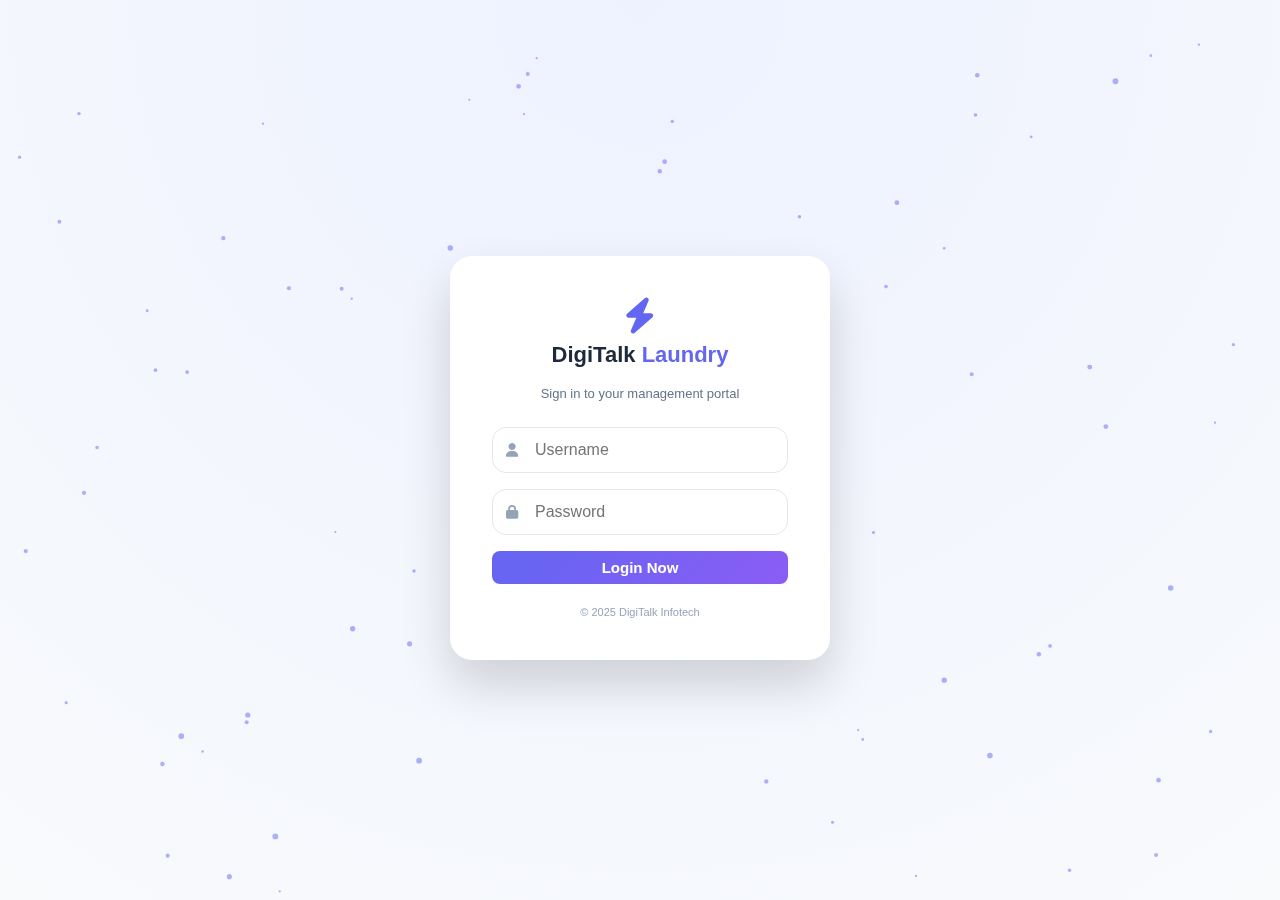
<file: index.html>
<!DOCTYPE html>
<html lang="en">
<head>
  <meta charset="UTF-8">
  <title>DigiTalk Laundry Login</title>
  <meta name="viewport" content="width=device-width, initial-scale=1.0">

  <!-- FONT & ICONS -->
  <link rel="stylesheet" href="https://cdnjs.cloudflare.com/ajax/libs/font-awesome/6.5.0/css/all.min.css">

  <!-- LOGIN CSS -->
  <link rel="stylesheet" href="assets/css/style.css">
</head>
<body>

<!-- STAR BACKGROUND -->
<canvas id="stars"></canvas>

<!-- LOGIN WRAPPER -->
<div class="login-wrapper">
  <div class="login-box">

    <div class="logo">
      <i class="fa-solid fa-bolt"></i>
      <h2>DigiTalk <span>Laundry</span></h2>
    </div>

    <p class="subtitle">Sign in to your management portal</p>

    <form id="loginForm">
      <div class="input-group">
        <i class="fa fa-user"></i>
        <input type="text" placeholder="Username" required>
      </div>

      <div class="input-group">
        <i class="fa fa-lock"></i>
        <input type="password" placeholder="Password" required>
      </div>

      <button type="submit" id="loginBtn">
        <span class="btn-text">Login Now</span>
        <span class="loader" id="loader"></span>
      </button>
    </form>

    <span class="footer-text">© 2025 DigiTalk Infotech</span>
  </div>
</div>

<!-- LOGIN JS -->
<script src="assets/js/script.js"></script>
</body>
</html>
</file>
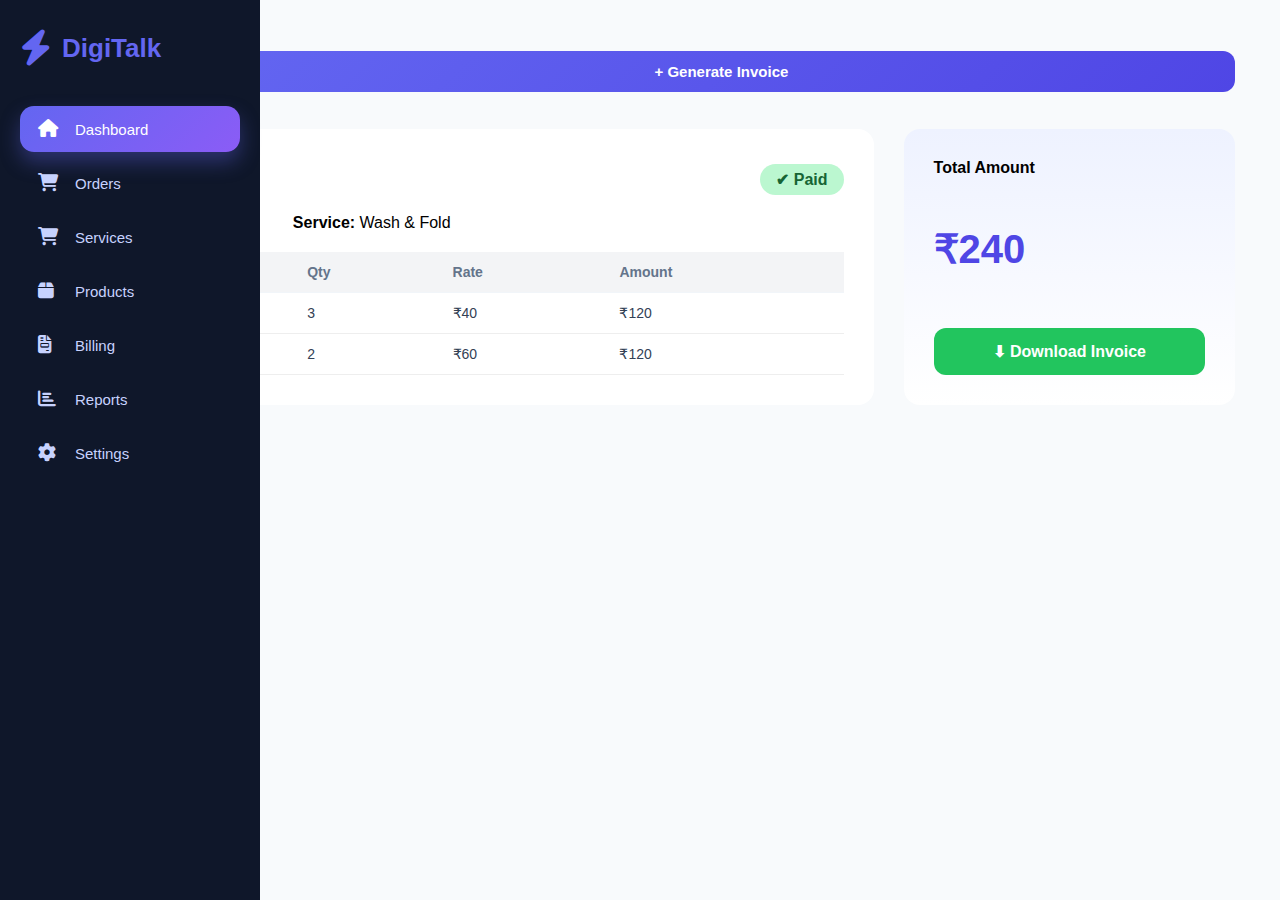
<file: invoice.html>
<!DOCTYPE html>
<html lang="en">
<head>
<meta charset="UTF-8">
<title>DigiTalk Admin Setting</title>
 <meta name="viewport" content="width=device-width, initial-scale=1.0">
<link rel="stylesheet" href="assets/css/style.css">
<link rel="stylesheet" href="https://cdnjs.cloudflare.com/ajax/libs/font-awesome/6.5.0/css/all.min.css">
</head>
<body>

<!-- SIDEBAR -->
<aside class="sidebar">
  <div class="logo">
    <i class="fa-solid fa-bolt"></i>
    DigiTalk
  </div>

  <ul>
    <li class="active">
      <a href="dashboard.html">
        <i class="fas fa-home"></i>
        <span>Dashboard</span>
      </a>
    </li>

    <li>
      <a href="orders.html">
        <i class="fas fa-shopping-cart"></i>
        <span>Orders</span>
      </a>
    </li>
    <li>
      <a href="services.html">
        <i class="fas fa-shopping-cart"></i>
        <span>Services</span>
      </a>
    </li>
    <li>
      <a href="products.html">
        <i class="fas fa-box"></i>
        <span>Products</span>
      </a>
    </li>

    <!-- Billing (DESKTOP ONLY) -->
    <li class="dropdown desktop-only">
      <a href="#" class="dropbtn">
        <i class="fas fa-file-invoice"></i>
        <span>Billing</span>
      </a>
      <ul class="dropdown-content">
        <li><a href="invoice.html">Invoice</a></li>
        <li><a href="manage-orders.html">Manage Orders</a></li>
      </ul>
    </li>

    <li>
      <a href="reports.html">
        <i class="fas fa-chart-bar"></i>
        <span>Reports</span>
      </a>
    </li>

    <li>
      <a href="setting.html">
        <i class="fas fa-cog"></i>
        <span>Settings</span>
      </a>
    </li>
  </ul>
</aside>


<section class="billing-wrap">

  <!-- Header Row -->
  <div class="billing-top">
    <h2>Invoice Billing</h2>
    <button class="billing-add-btn">+ Generate Invoice</button>
  </div>

  <!-- Invoice Layout -->
  <div class="billing-invoice-layout">

    <!-- LEFT : Invoice Details -->
    <div class="invoice-details">

      <div class="invoice-header">
        <div>
          <h3>Invoice #INV-1023</h3>
          <p>Date: 30-12-2025</p>
        </div>
        <span class="invoice-badge paid">✔ Paid</span>
      </div>

      <div class="invoice-meta">
        <p><strong>Customer:</strong> Rahul Kumar</p>
        <p><strong>Service:</strong> Wash & Fold</p>
      </div>

      <table class="invoice-items">
        <thead>
          <tr>
            <th>Item</th>
            <th>Qty</th>
            <th>Rate</th>
            <th>Amount</th>
          </tr>
        </thead>
        <tbody>
          <tr>
            <td>Shirt</td>
            <td>3</td>
            <td>₹40</td>
            <td>₹120</td>
          </tr>
          <tr>
            <td>Trouser</td>
            <td>2</td>
            <td>₹60</td>
            <td>₹120</td>
          </tr>
        </tbody>
      </table>

    </div>

    <!-- RIGHT : Summary -->
    <div class="invoice-summary">
      <h4>Total Amount</h4>
      <h1>₹240</h1>

      <button class="download-btn">⬇ Download Invoice</button>
    </div>

  </div>

</section>

     <script src="assets/js/script.js"></script>
</body>
</html>
</file>
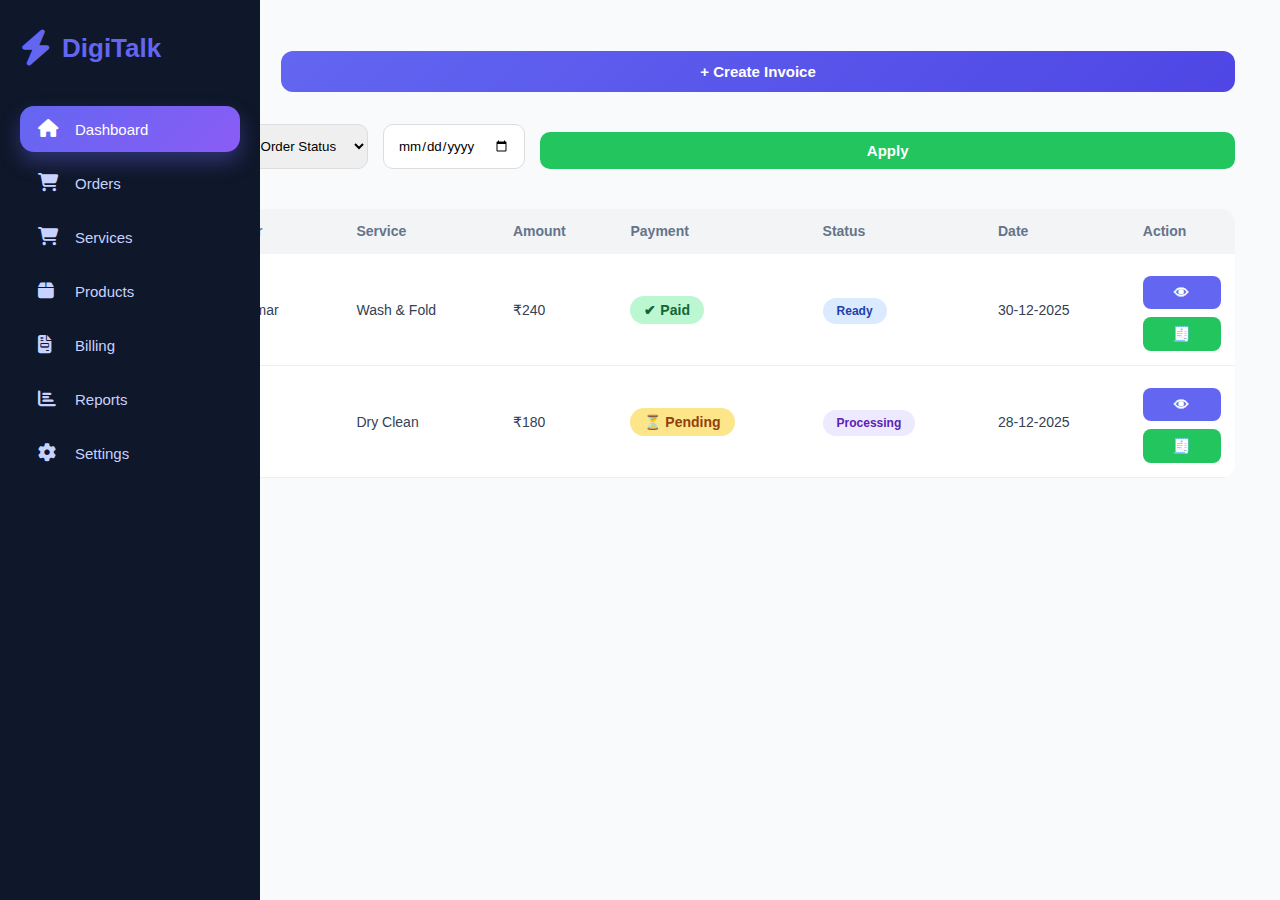
<file: manage-orders.html>
<!DOCTYPE html>
<html lang="en">
<head>
<meta charset="UTF-8">
<title>DigiTalk Admin Setting</title>
 <meta name="viewport" content="width=device-width, initial-scale=1.0">
<link rel="stylesheet" href="assets/css/style.css">
<link rel="stylesheet" href="https://cdnjs.cloudflare.com/ajax/libs/font-awesome/6.5.0/css/all.min.css">
</head>
<body>
<!-- SIDEBAR -->
<aside class="sidebar">
  <div class="logo">
    <i class="fa-solid fa-bolt"></i>
    DigiTalk
  </div>

  <ul>
    <li class="active">
      <a href="dashboard.html">
        <i class="fas fa-home"></i>
        <span>Dashboard</span>
      </a>
    </li>

    <li>
      <a href="orders.html">
        <i class="fas fa-shopping-cart"></i>
        <span>Orders</span>
      </a>
    </li>
     <li>
      <a href="services.html">
        <i class="fas fa-shopping-cart"></i>
        <span>Services</span>
      </a>
    </li>
    <li>
      <a href="products.html">
        <i class="fas fa-box"></i>
        <span>Products</span>
      </a>
    </li>

    <!-- Billing (DESKTOP ONLY) -->
    <li class="dropdown desktop-only">
      <a href="#" class="dropbtn">
        <i class="fas fa-file-invoice"></i>
        <span>Billing</span>
      </a>
      <ul class="dropdown-content">
        <li><a href="invoice.html">Invoice</a></li>
        <li><a href="manage-orders.html">Manage Orders</a></li>
      </ul>
    </li>

    <li>
      <a href="reports.html">
        <i class="fas fa-chart-bar"></i>
        <span>Reports</span>
      </a>
    </li>

    <li>
      <a href="setting.html">
        <i class="fas fa-cog"></i>
        <span>Settings</span>
      </a>
    </li>
  </ul>
</aside>


<section class="billing-orders">

  <!-- Header -->
  <div class="orders-head">
    <h2>Manage Billing Orders</h2>
    <button class="new-invoice-btn">+ Create Invoice</button>
  </div>

  <!-- Filters -->
  <div class="orders-filters">
    <select>
      <option>All Payment Status</option>
      <option>Paid</option>
      <option>Pending</option>
    </select>

    <select>
      <option>All Order Status</option>
      <option>Processing</option>
      <option>Ready</option>
      <option>Delivered</option>
    </select>

    <input type="date">
    <button class="filter-btn">Apply</button>
  </div>

  <!-- Orders Table -->
  <div class="orders-table-wrap">
    <table class="billing-orders-table">
      <thead>
        <tr>
          <th>Order ID</th>
          <th>Customer</th>
          <th>Service</th>
          <th>Amount</th>
          <th>Payment</th>
          <th>Status</th>
          <th>Date</th>
          <th>Action</th>
        </tr>
      </thead>

      <tbody>
        <tr>
          <td>#ORD-221</td>
          <td>Rahul Kumar</td>
          <td>Wash & Fold</td>
          <td>₹240</td>
          <td><span class="pay paid">✔ Paid</span></td>
          <td><span class="status ready">Ready</span></td>
          <td>30-12-2025</td>
          <td class="actions">
            <button class="view">👁</button>
            <button class="invoice">🧾</button>
          </td>
        </tr>

        <tr>
          <td>#ORD-222</td>
          <td>Anita</td>
          <td>Dry Clean</td>
          <td>₹180</td>
          <td><span class="pay pending">⏳ Pending</span></td>
          <td><span class="status processing">Processing</span></td>
          <td>28-12-2025</td>
          <td class="actions">
            <button class="view">👁</button>
            <button class="invoice">🧾</button>
          </td>
        </tr>
      </tbody>
    </table>
  </div>

</section>
   <script src="assets/js/script.js"></script>
</body>
</html>
</file>
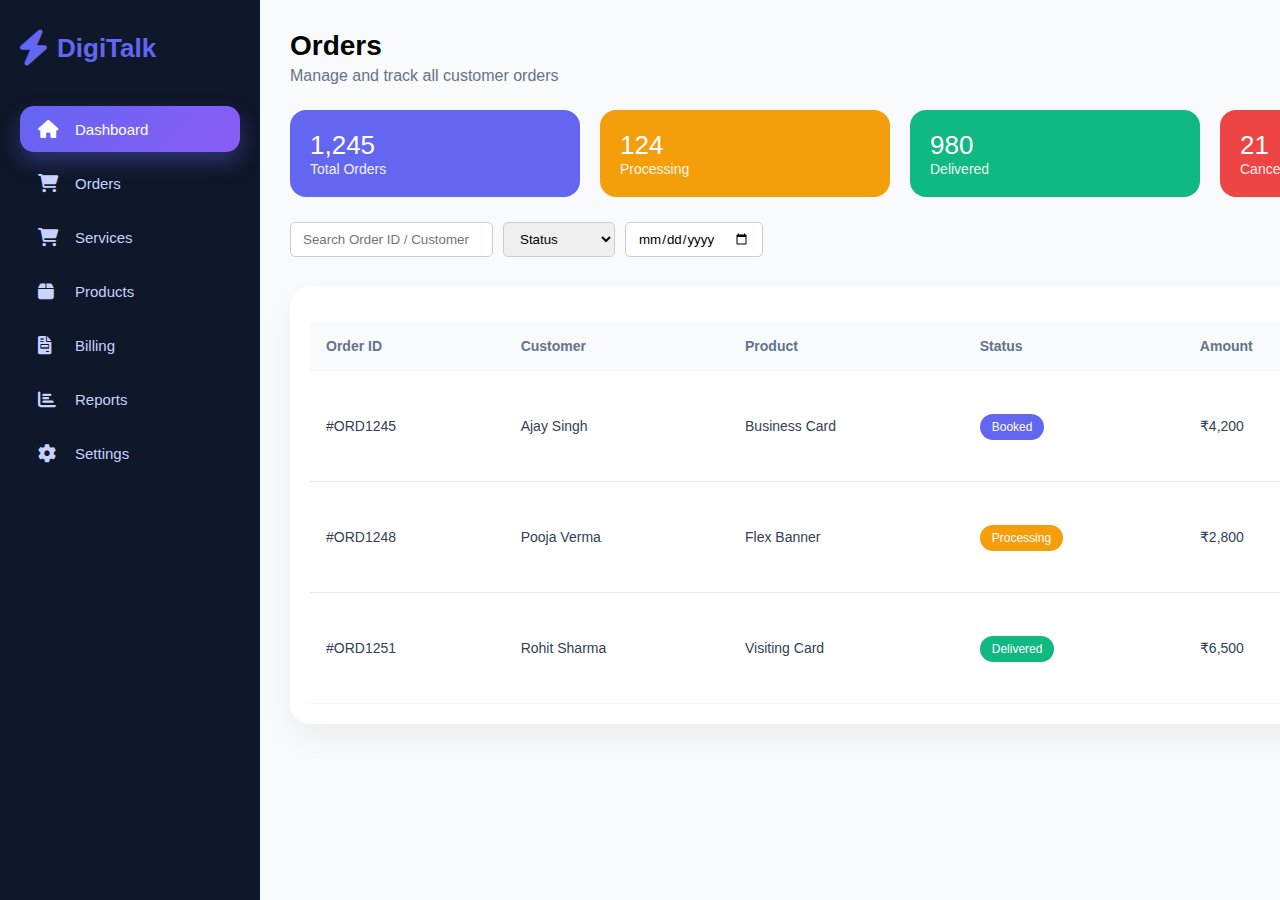
<file: orders.html>
<!DOCTYPE html>
<html lang="en">
<head>
    <title>Manage Orders - DigiTalk</title>
     <meta name="viewport" content="width=device-width, initial-scale=1.0">
    <link rel="stylesheet" href="assets/css/style.css">
    <link rel="stylesheet" href="https://cdnjs.cloudflare.com/ajax/libs/font-awesome/6.0.0/css/all.min.css">
</head>
<body>
<!-- SIDEBAR -->
<aside class="sidebar">
  <div class="logo">
    <i class="fa-solid fa-bolt"></i>
    DigiTalk
  </div>

  <ul>
    <li class="active">
      <a href="dashboard.html">
        <i class="fas fa-home"></i>
        <span>Dashboard</span>
      </a>
    </li>

    <li>
      <a href="orders.html">
        <i class="fas fa-shopping-cart"></i>
        <span>Orders</span>
      </a>
    </li>
   <li>
      <a href="services.html">
        <i class="fas fa-shopping-cart"></i>
        <span>Services</span>
      </a>
    </li>
    <li>
      <a href="products.html">
        <i class="fas fa-box"></i>
        <span>Products</span>
      </a>
    </li>

    <!-- Billing (DESKTOP ONLY) -->
    <li class="dropdown desktop-only">
      <a href="#" class="dropbtn">
        <i class="fas fa-file-invoice"></i>
        <span>Billing</span>
      </a>
      <ul class="dropdown-content">
        <li><a href="invoice.html">Invoice</a></li>
        <li><a href="manage-orders.html">Manage Orders</a></li>
      </ul>
    </li>

    <li>
      <a href="reports.html">
        <i class="fas fa-chart-bar"></i>
        <span>Reports</span>
      </a>
    </li>

    <li>
      <a href="setting.html">
        <i class="fas fa-cog"></i>
        <span>Settings</span>
      </a>
    </li>
  </ul>
</aside>

<!-- MAIN -->
<main class="orders-page">

<!-- HEADER -->
<div class="page-header">
  <h1>Orders</h1>
  <p>Manage and track all customer orders</p>
</div>

<!-- STATS -->
<div class="order-stats">
  <div class="stat total">1,245 <span>Total Orders</span></div>
  <div class="stat processing">124 <span>Processing</span></div>
  <div class="stat delivered">980 <span>Delivered</span></div>
  <div class="stat cancelled">21 <span>Cancelled</span></div>
</div>

<!-- FILTERS -->
<div class="filters">
  <input type="text" placeholder="Search Order ID / Customer">
  <select>
    <option>Status</option>
    <option>Booked</option>
    <option>Processing</option>
    <option>Delivered</option>
  </select>
  <input type="date">
</div>

<!-- ORDERS TABLE -->
<div class="table-card">
<table>
<thead>
<tr>
  <th>Order ID</th>
  <th>Customer</th>
  <th>Product</th>
  <th>Status</th>
  <th>Amount</th>
  <th>Action</th>
</tr>
</thead>

<tbody>
<tr>
  <td>#ORD1245</td>
  <td>Ajay Singh</td>
  <td>Business Card</td>
  <td><span class="badge booked">Booked</span></td>
  <td>₹4,200</td>
  <td>
    <button class="view"><i class="fa fa-eye"></i></button>
    <button class="edit"><i class="fa fa-pen"></i></button>
  </td>
</tr>

<tr>
  <td>#ORD1248</td>
  <td>Pooja Verma</td>
  <td>Flex Banner</td>
  <td><span class="badge processing">Processing</span></td>
  <td>₹2,800</td>
  <td>
    <button class="view"><i class="fa fa-eye"></i></button>
    <button class="edit"><i class="fa fa-pen"></i></button>
  </td>
</tr>

<tr>
  <td>#ORD1251</td>
  <td>Rohit Sharma</td>
  <td>Visiting Card</td>
  <td><span class="badge delivered">Delivered</span></td>
  <td>₹6,500</td>
  <td>
    <button class="view"><i class="fa fa-eye"></i></button>
    <button class="edit"><i class="fa fa-pen"></i></button>
  </td>
</tr>
</tbody>
</table>
</div>

</main>
  <script src="assets/js/script.js"></script>
</body>
</html>
</file>
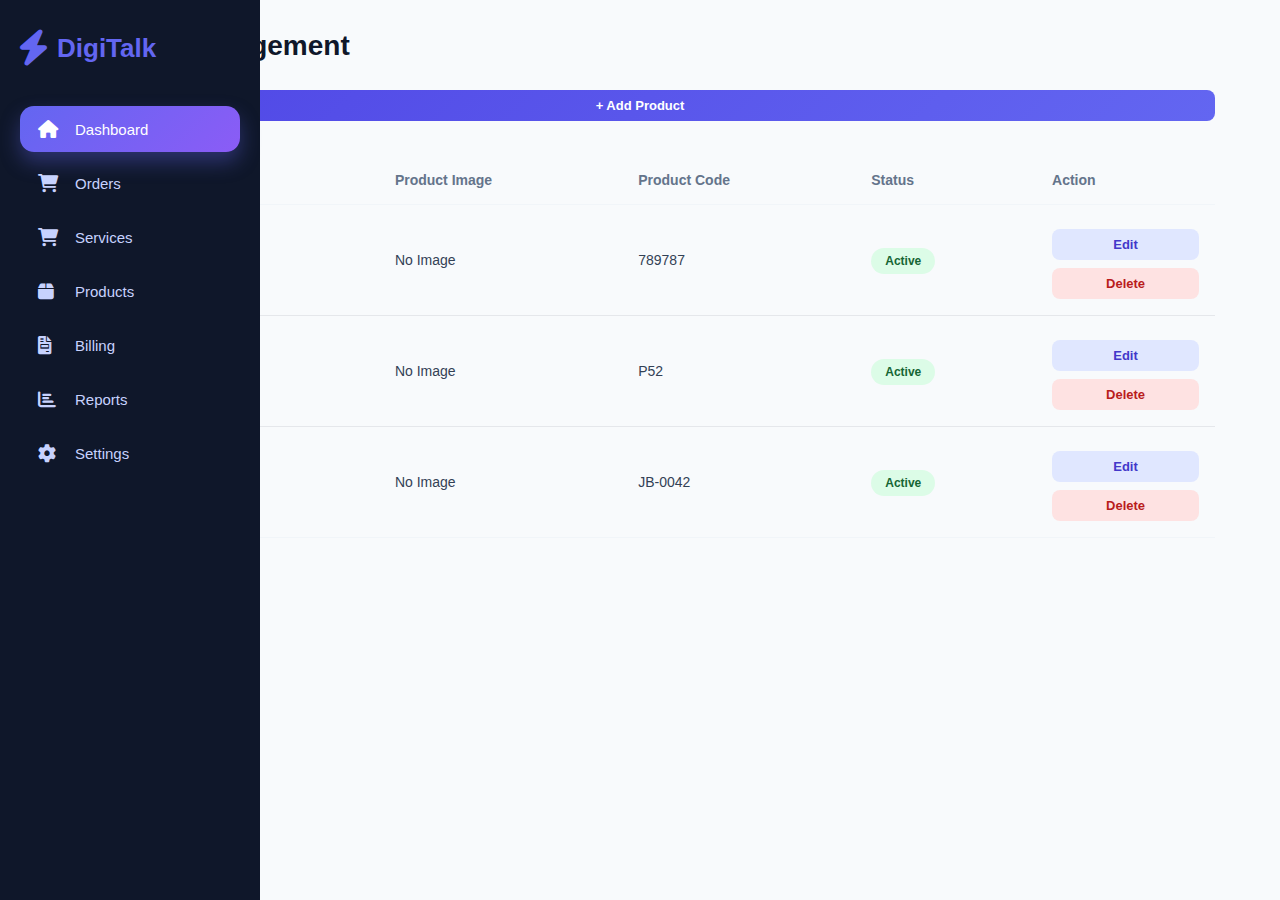
<file: products.html>
<!DOCTYPE html>
<html lang="en">
<head>
    <title>Products - DigiTalk</title>
     <meta name="viewport" content="width=device-width, initial-scale=1.0">
    <link rel="stylesheet" href="assets/css/style.css">
    <link rel="stylesheet" href="https://cdnjs.cloudflare.com/ajax/libs/font-awesome/6.0.0/css/all.min.css">
</head>
<body>
<!-- SIDEBAR -->
<aside class="sidebar">
  <div class="logo">
    <i class="fa-solid fa-bolt"></i>
    DigiTalk
  </div>

  <ul>
    <li class="active">
      <a href="dashboard.html">
        <i class="fas fa-home"></i>
        <span>Dashboard</span>
      </a>
    </li>

    <li>
      <a href="orders.html">
        <i class="fas fa-shopping-cart"></i>
        <span>Orders</span>
      </a>
    </li>
    <li>
      <a href="services.html">
        <i class="fas fa-shopping-cart"></i>
        <span>Services</span>
      </a>
    </li>
    <li>
      <a href="products.html">
        <i class="fas fa-box"></i>
        <span>Products</span>
      </a>
    </li>

    <!-- Billing (DESKTOP ONLY) -->
    <li class="dropdown desktop-only">
      <a href="#" class="dropbtn">
        <i class="fas fa-file-invoice"></i>
        <span>Billing</span>
      </a>
      <ul class="dropdown-content">
        <li><a href="invoice.html">Invoice</a></li>
        <li><a href="manage-orders.html">Manage Orders</a></li>
      </ul>
    </li>

    <li>
      <a href="reports.html">
        <i class="fas fa-chart-bar"></i>
        <span>Reports</span>
      </a>
    </li>

    <li>
      <a href="setting.html">
        <i class="fas fa-cog"></i>
        <span>Settings</span>
      </a>
    </li>
  </ul>
</aside>


<div class="container">
    <h1>Product Management</h1>
    <button class="btn btn-add">+ Add Product</button>
    <table>
        <thead>
            <tr>
                <th>#</th>
                <th>Product Name</th>
                <th>Product Image</th>
                <th>Product Code</th>
                <th>Status</th>
                <th>Action</th>
            </tr>
        </thead>
        <tbody id="productTable">
            <tr>
                <td>1</td>
                <td>Shirt</td>
                <td>No Image</td>
                <td>789787</td>
                <td><span class="status active">Active</span></td>
                <td>
                    <button class="btn btn-edit">Edit</button>
                    <button class="btn btn-delete">Delete</button>
                </td>
            </tr>
            <tr>
                <td>2</td>
                <td>Pant</td>
                <td>No Image</td>
                <td>P52</td>
                <td><span class="status active">Active</span></td>
                <td>
                    <button class="btn btn-edit">Edit</button>
                    <button class="btn btn-delete">Delete</button>
                </td>
            </tr>
            <tr>
                <td>3</td>
                <td>Shirt</td>
                <td>No Image</td>
                <td>JB-0042</td>
                <td><span class="status active">Active</span></td>
                <td>
                    <button class="btn btn-edit">Edit</button>
                    <button class="btn btn-delete">Delete</button>
                </td>
            </tr>
        </tbody>
    </table>
</div>

<script src="assets/js/script.js"></script>
</body>
</html>
</file>
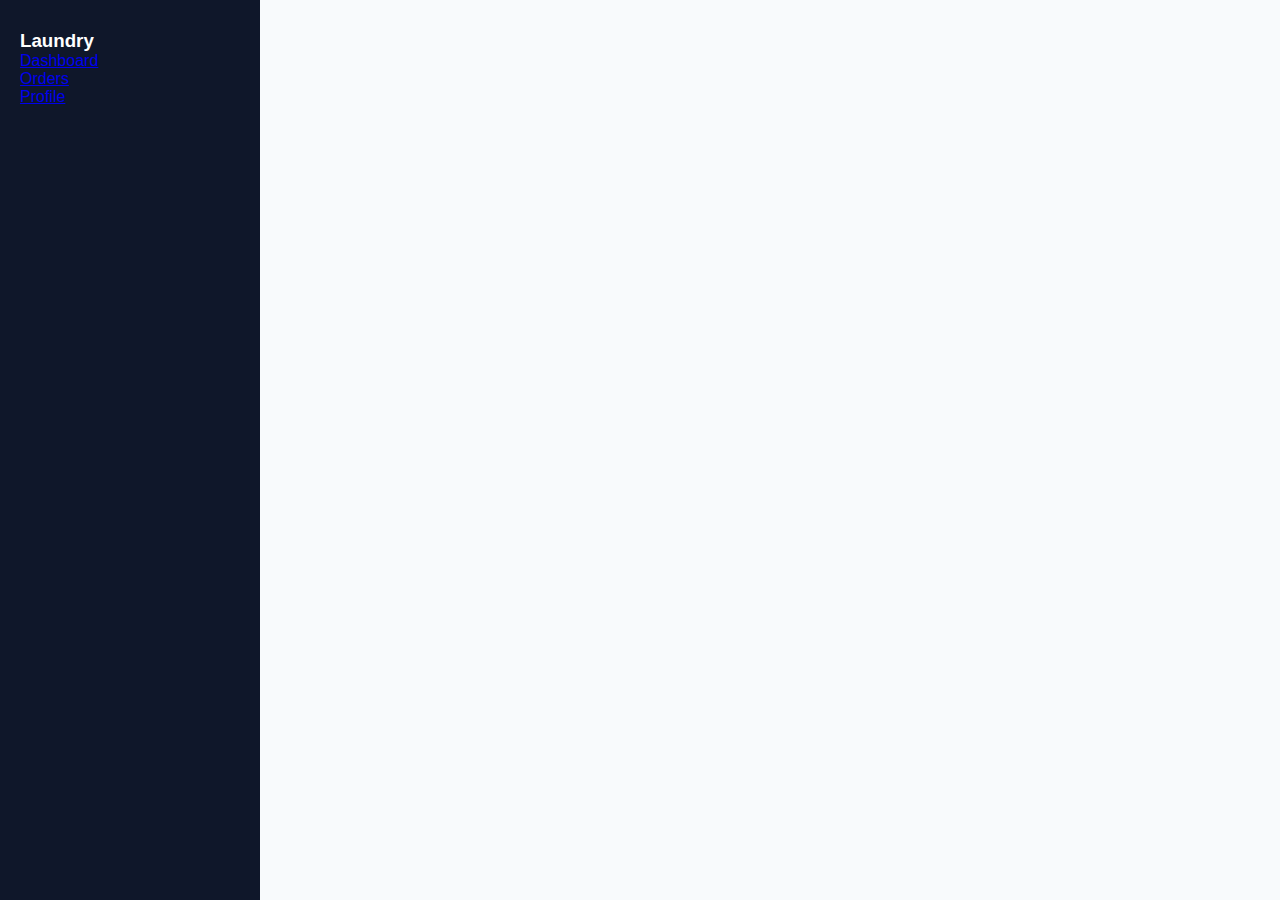
<file: profile.html>
<!DOCTYPE html>
<html>
<head>
     <meta name="viewport" content="width=device-width, initial-scale=1.0">
  <title>Profile</title>
  <link rel="stylesheet" href="assets/css/style.css">
</head>
<body>

<div class="sidebar">
  <h3>Laundry</h3>
  <a href="dashboard.html">Dashboard</a>
  <a href="orders.html">Orders</a>
  <a href="profile.html">Profile</a>
</div>

<div class="main">
  <h1>My Profile</h1>
  <p><b>Name:</b> Admin</p>
  <p><b>Email:</b> admin@laundry.com</p>
</div>

<script src="assets/js/script.js"></script>
</body>
</html>
</file>
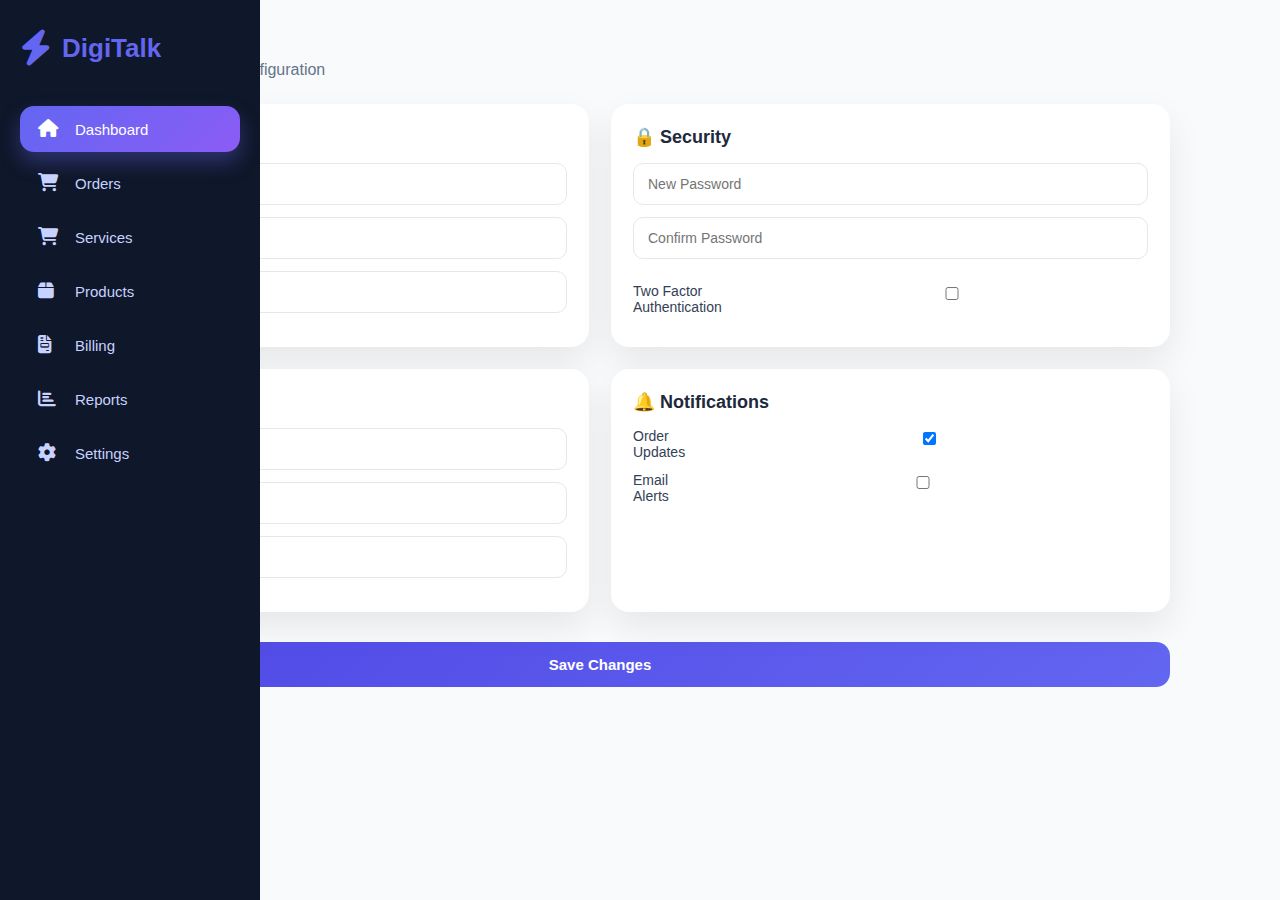
<file: setting.html>
<!DOCTYPE html>
<html lang="en">
<head>
<meta charset="UTF-8">
<title>DigiTalk Admin Dashboard</title>
 <meta name="viewport" content="width=device-width, initial-scale=1.0">
<link rel="stylesheet" href="assets/css/style.css">
<link rel="stylesheet" href="https://cdnjs.cloudflare.com/ajax/libs/font-awesome/6.5.0/css/all.min.css">
</head>
<body>
<!-- SIDEBAR -->
<!-- SIDEBAR -->
<aside class="sidebar">
  <div class="logo">
    <i class="fa-solid fa-bolt"></i>
    DigiTalk
  </div>

  <ul>
    <li class="active">
      <a href="dashboard.html">
        <i class="fas fa-home"></i>
        <span>Dashboard</span>
      </a>
    </li>

    <li>
      <a href="orders.html">
        <i class="fas fa-shopping-cart"></i>
        <span>Orders</span>
      </a>
    </li>
     <li>
      <a href="services.html">
        <i class="fas fa-shopping-cart"></i>
        <span>Services</span>
      </a>
    </li>
    <li>
      <a href="products.html">
        <i class="fas fa-box"></i>
        <span>Products</span>
      </a>
    </li>

    <!-- Billing (DESKTOP ONLY) -->
    <li class="dropdown desktop-only">
      <a href="#" class="dropbtn">
        <i class="fas fa-file-invoice"></i>
        <span>Billing</span>
      </a>
      <ul class="dropdown-content">
        <li><a href="invoice.html">Invoice</a></li>
        <li><a href="manage-orders.html">Manage Orders</a></li>
      </ul>
    </li>

    <li>
      <a href="reports.html">
        <i class="fas fa-chart-bar"></i>
        <span>Reports</span>
      </a>
    </li>

    <li>
      <a href="setting.html">
        <i class="fas fa-cog"></i>
        <span>Settings</span>
      </a>
    </li>
  </ul>
</aside>

<div class="admin-settings-wrap">

  <div class="as-header">
    <h2>⚙️ Admin Settings</h2>
    <p>Control your laundry system configuration</p>
  </div>

  <div class="as-grid">

    <!-- PROFILE -->
    <div class="as-card">
      <h3>👤 Profile</h3>
      <input type="text" placeholder="Admin Name">
      <input type="email" placeholder="Email Address">
      <input type="text" placeholder="Phone Number">
    </div>

    <!-- SECURITY -->
    <div class="as-card">
      <h3>🔒 Security</h3>
      <input type="password" placeholder="New Password">
      <input type="password" placeholder="Confirm Password">

      <div class="as-toggle">
        <span>Two Factor Authentication</span>
        <input type="checkbox">
      </div>
    </div>

    <!-- LAUNDRY -->
    <div class="as-card">
      <h3>🏪 Laundry Details</h3>
      <input type="text" placeholder="Laundry Name">
      <input type="text" placeholder="Address">
      <input type="text" placeholder="Working Hours (9AM - 9PM)">
    </div>

    <!-- NOTIFICATIONS -->
    <div class="as-card">
      <h3>🔔 Notifications</h3>

      <div class="as-toggle">
        <span>Order Updates</span>
        <input type="checkbox" checked>
      </div>

      <div class="as-toggle">
        <span>Email Alerts</span>
        <input type="checkbox">
      </div>
    </div>

  </div>

  <div class="as-footer">
    <button class="as-save-btn">Save Changes</button>
  </div>

</div>
<script src="assets/js/script.js"></script>
</body>
</html>
</file>
<file: assets/css/style.css>
@import url('https://fonts.googleapis.com/css2?family=Inter:wght@400;600;700&display=swap');

* {
  margin: 0;
  padding: 0;
  box-sizing: border-box;
  font-family: 'Poppins', sans-serif;
}

body {
  background-color: #f8fafc;
  overflow-x: hidden; /* Horizontal scroll rokne ke liye */
}

#stars{
  position:fixed;
  inset:0;
  z-index:1;
  background:radial-gradient(circle at top,#eef2ff,#f8fafc);
}

.login-wrapper{
  position:fixed;
  inset:0;
  display:flex;
  justify-content:center;
  align-items:center;
  padding:16px;
  z-index:2;
}

.login-box{
  width:100%;
  max-width:380px;
  background:#ffffff;
  padding:28px;
  border-radius:22px;
  text-align:center;
  box-shadow:0 25px 50px rgba(0,0,0,.16);
  animation:pop .6s ease;
}

.logo i{
  font-size:36px;
  color:#6366f1;
}
.logo h2{
  margin-top:8px;
  font-size:22px;
  font-weight:700;
  color:#1e293b;
}
.logo span{
  color:#6366f1;
}

.subtitle{
  font-size:13px;
  color:#64748b;
  margin:18px 0 26px;
}

.input-group{
  position:relative;
  margin-bottom:16px;
}
.input-group i{
  position:absolute;
  top:50%;
  left:14px;
  transform:translateY(-50%);
  color:#94a3b8;
  font-size:14px;
}
.input-group input{
  width:100%;
  padding:13px 14px 13px 42px;
  border-radius:14px;
  border:1px solid #e5e7eb;
  outline:none;
  font-size:16px;
  transition:.25s;
}
.input-group input:focus{
  border-color:#6366f1;
  box-shadow:0 0 0 3px rgba(99,102,241,.2);
}

button{
  width:100%;
  padding:14px;
  margin-top:8px;
  border:none;
  border-radius:14px;
  background:linear-gradient(135deg,#6366f1,#8b5cf6);
  color:#fff;
  font-size:15px;
  font-weight:600;
  cursor:pointer;
  display:flex;
  justify-content:center;
  align-items:center;
  gap:10px;
  transition:.3s;
}
button:hover{
  transform:translateY(-2px);
  box-shadow:0 15px 35px rgba(99,102,241,.45);
}
button:disabled{
  cursor:not-allowed;
  opacity:.85;
}

/* =========================
   LOADER
   ========================= */
.loader{
  width:18px;
  height:18px;
  border:2px solid #fff;
  border-top:2px solid transparent;
  border-radius:50%;
  display:none;
  animation:spin 1s linear infinite;
}

.footer-text{
  display:block;
  margin-top:22px;
  font-size:11px;
  color:#94a3b8;
}

/* =========================
   SMALL PHONES (<=360px)
   ========================= */
@media (max-width:360px){
  .login-box{
    padding:22px;
    border-radius:18px;
  }
  .logo i{
    font-size:32px;
  }
  .logo h2{
    font-size:20px;
  }
}

/* =========================
   TABLETS & DESKTOP
   ========================= */
@media (min-width:600px){
  .login-box{
    padding:42px;
  }
}

/* =========================
   SAFE AREA (iPhone Notch)
   ========================= */
@supports (padding: env(safe-area-inset-bottom)){
  .login-wrapper{
    padding-bottom:env(safe-area-inset-bottom);
  }
}

/* =========================
   ANIMATIONS
   ========================= */
@keyframes spin{
  to{transform:rotate(360deg);}
}
@keyframes pop{
  from{opacity:0;transform:scale(.85)}
  to{opacity:1;transform:scale(1)}
}

/* ======================================================
   1. DESKTOP SIDEBAR (Aapka original code + fixes)
   ====================================================== */

/* Main content ko side mein karne ke liye (Sabse important) */
main {
  margin-left: 260px; 
  padding: 20px;
  transition: all 0.3s ease;
}

.sidebar {
  width: 260px;
  height: 100vh;
  background: #0f172a;
  padding: 30px 20px;
  color: #fff;
  position: fixed;
  left: 0;
  top: 0;
  display: flex;
  flex-direction: column;
  z-index: 1000;
}

.sidebar .logo {
  font-size: 26px;
  font-weight: 700;
  color: #6366f1;
  display: flex;
  align-items: center;
  gap: 10px;
  margin-bottom: 40px;
}

.sidebar ul {
  list-style: none;
  padding: 0;
  margin: 0;
}

.sidebar ul li {
  margin-bottom: 8px;
}

.sidebar ul li a {
  display: flex;
  align-items: center;
  gap: 15px;
  padding: 14px 18px;
  border-radius: 14px;
  text-decoration: none;      
  color: #c7d2fe;            
  font-size: 15px;
  font-weight: 500;
  transition: all 0.3s ease;
}

.sidebar ul li a i {
  font-size: 18px;
  min-width: 22px;
}

.sidebar ul li a:hover {
  background: #6366f1;
  color: #fff;
  transform: translateX(4px);
}

.sidebar ul li.active a {
  background: linear-gradient(135deg, #6366f1, #8b5cf6);
  color: #fff;
  box-shadow: 0 10px 20px rgba(99,102,241,0.35);
}

/* Dropdown styling */
.dropdown-content {
  display: none;
  background-color: #1e293b; 
  min-width: 180px;
  border-radius: 6px;
  overflow: hidden;
  margin-top: 5px;
  list-style: none;
}

.dropdown-content li a {
  padding: 10px 20px !important;
  font-size: 13px !important;
}

.dropdown:hover .dropdown-content {
  display: block;
}

/* ======================================================
   2. MOBILE BOTTOM BAR (Aapka original code + visibility fixes)
   ====================================================== */

@media (max-width: 768px) {
  main {
    margin-left: 0 !important;   
    padding-bottom: 80px !important; 
  }

  .sidebar {
    position: fixed !important;
    bottom: 0 !important;
    top: auto !important;
    left: 0 !important;
    right: 0 !important;
    width: 100% !important;
    height: 70px !important;
    background: #0f172a !important; 
    display: flex !important;
    flex-direction: row !important;
    justify-content: center !important;
    align-items: center !important;
    z-index: 99999 !important;
    border-radius: 20px 20px 0 0 !important;
    padding: 0 !important;
  }

  .sidebar .logo { 
    display: none !important; 
  }

  .sidebar ul {
    display: flex !important;
    flex-direction: row !important;
    justify-content: space-around !important;
    align-items: center !important;
    width: 100% !important;
    margin: 0 !important;
    padding: 0 !important;
  }

  .sidebar ul li { 
    flex: 1 !important; 
    margin: 0 !important;
    display: flex !important;
    justify-content: center !important;
  }

  /* Dropdown icon gayab na ho isliye ise flex kiya */
  .sidebar .dropdown { 
    display: flex !important; 
  }

  .sidebar ul li a {
    display: flex !important;
    flex-direction: column !important;
    align-items: center !important;
    justify-content: center !important;
    color: #ffffff !important;
    padding: 10px 0 !important;
  }

  .sidebar ul li a i { 
    font-size: 22px !important; 
    color: #cbd5e1 !important; 
  }

  .sidebar ul li.active a i { 
    color: #ffffff !important; 
    transform: translateY(-2px) !important;
  }

  /* Mobile par text hide kar diya */
  .sidebar ul li a span { 
    display: none !important; 
  }

  /* MOBILE DROPDOWN (UPWARDS FIX) */
  .dropdown-content {
    position: absolute !important;
    bottom: 75px !important; /* Menu ke upar khulega */
    background: #1e293b !important;
    left: 50% !important;
    transform: translateX(-50%) !important;
    box-shadow: 0 -5px 15px rgba(0,0,0,0.3) !important;
  }
}

@media (max-width: 480px) {
  .sidebar { height: 65px !important; }
  .sidebar ul li a i { font-size: 20px !important; }
}
/* MAIN */
main{flex:1;padding:30px}

/* TOPBAR */
.topbar{
  background:#fff;padding:15px 25px;border-radius:20px;
  display:flex;justify-content:space-between;align-items:center;
  box-shadow:0 15px 30px rgba(0,0,0,.05)
}
.search{display:flex;gap:10px;background:#f1f5f9;padding:10px 15px;border-radius:12px}
.search input{border:none;outline:none;background:none}
.profile{display:flex;gap:20px;align-items:center}
.profile img{width:42px;border-radius:50%}

.hero{
  margin:25px 0;
  padding:20px 30px;        
  border-radius:22px;
  background:linear-gradient(135deg,#6366f1,#8b5cf6);
  color:#fff;

  display:flex;
  align-items:center;
  justify-content:space-between;

  min-height:120px;         
  max-height:150px;
  overflow:hidden;
}

/* TEXT */
.hero-text h1{
  font-size:22px;           
  font-weight:700;
  margin-bottom:6px;
}

.hero-text p{
  font-size:14px;
  opacity:.9;
}

/* IMAGE FIX */
.hero img{
  width:110px;              
  height:auto;
  object-fit:contain;
  opacity:.95;
}


/* STATS */
.stats{
  display:grid;grid-template-columns:repeat(4,1fr);
  gap:20px;margin-bottom:30px
}
.stat{
  padding:25px;border-radius:20px;color:#fff;
  animation:fade .6s ease
}
.stat i{font-size:32px;margin-bottom:10px}
.booked{background:#6366f1}
.processing{background:#f59e0b}
.ready{background:#10b981}
.revenue{background:#ec4899}

/* GRID */
.grid{display:grid;grid-template-columns:2fr 1fr;gap:25px}

/* CARD */
.card{
  background:#fff;padding:25px;border-radius:20px;
  box-shadow:0 15px 30px rgba(0,0,0,.05)
}
.big{height:100%}

/* PROGRESS */
.progress{margin-top:20px}
.progress label{font-size:14px}
.progress span{
  display:block;height:12px;border-radius:10px;margin-top:8px
}
.booked-bar span{background:#6366f1}
.delivered-bar span{background:#10b981}
.processing-bar span{background:#f59e0b}

/* ACTIVITY */
.activity{list-style:none;margin-top:20px}
.activity li{margin-bottom:15px;display:flex;gap:10px}

/* TABLE */
.table-card{margin-top:30px}
table{width:100%;border-collapse:collapse;margin-top:15px}
th,td{padding:15px;text-align:left}
tr:not(:last-child){border-bottom:1px solid #e5e7eb}
.badge{
  padding:6px 12px;border-radius:20px;font-size:12px;color:#fff
}
.success{background:#10b981}
.warning{background:#f59e0b}
.info{background:#6366f1}

@keyframes fade{
  from{opacity:0;transform:translateY(20px)}
  to{opacity:1;transform:none}
}

@media (max-width: 768px) {
  .sidebar {
    display: none; 
  }

  main {
    padding: 10px; 
  }

  /* Topbar Search ko chhota kiya */
  .topbar {
    padding: 10px 15px;
  }
  .search { padding: 8px; }
  .search input { width: 100px; font-size: 12px; }

  /* Hero Section: Horizontal hi rakha but size chhota kiya */
  .hero {
    padding: 15px;
    margin: 10px 0;
    min-height: 100px;
  }
  .hero-text h1 { font-size: 18px; }
  .hero-text p { font-size: 12px; }
  .hero img { width: 70px; }

  
  .stats {
    grid-template-columns: repeat(2, 1fr); 
    gap: 10px;
  }
  .stat {
    padding: 12px;
  }
  .stat h2 { font-size: 20px; }
  .stat i { font-size: 20px; }

  .grid {
    grid-template-columns: 1fr;
    gap: 15px;
  }
  
  .card {
    padding: 15px;
  }

  .table-container {
    overflow-x: auto;
  }
  table { font-size: 12px; }
}

/* Very Small Mobile Fix */
@media (max-width: 400px) {
  .hero-text h1 { font-size: 16px; }
  .stat h2 { font-size: 18px; }
  .stats { gap: 8px; }
}

/*orders*/
.orders-page{flex:1;padding:30px;animation:fade .5s ease}
.page-header h1{font-size:28px}
.page-header p{color:#64748b;margin-top:5px}

.order-stats{
  display:grid;
  grid-template-columns:repeat(4,1fr);
  gap:20px;
  margin:25px 0;
}
.stat{
  padding:20px;
  border-radius:16px;
  color:#fff;
  font-size:26px;
  animation:pop .6s ease;
}
.stat span{display:block;font-size:14px;opacity:.9}
.total{background:#6366f1}
.processing{background:#f59e0b}
.delivered{background:#10b981}
.cancelled{background:#ef4444}

/* FILTERS */
.filters{
  display:flex;
  gap:15px;
  margin-bottom:20px;
}
.filters input,.filters select{
  padding:12px 15px;
  border-radius:12px;
  border:1px solid #e5e7eb;
  outline:none;
}

/* TABLE */
.table-card{
  background:#fff;
  padding:20px;
  border-radius:20px;
  box-shadow:0 15px 30px rgba(0,0,0,.05);
}
table{width:100%;border-collapse:collapse}
th,td{padding:15px;text-align:left}
thead{background:#f1f5f9}
tr{transition:.3s}
tbody tr:hover{
  background:#f8fafc;
  transform:scale(1.01);
}

/* STATUS BADGES */
.badge{
  padding:6px 12px;
  border-radius:20px;
  font-size:12px;
  color:#fff;
  animation:pulse 1.5s infinite;
}
.booked{background:#6366f1}
.processing{background:#f59e0b}
.delivered{background:#10b981}

/* ACTION BUTTONS */
button{
  border:none;
  padding:8px 10px;
  border-radius:8px;
  cursor:pointer;
  transition:.3s;
}
.view{background:#6366f1;color:#fff}
.edit{background:#10b981;color:#fff}
button:hover{transform:scale(1.15)}

/* ANIMATIONS */
@keyframes fade{
  from{opacity:0;transform:translateY(20px)}
  to{opacity:1}
}
@keyframes pop{
  from{opacity:0;transform:scale(.8)}
  to{opacity:1;transform:scale(1)}
}
@keyframes pulse{
  0%{box-shadow:0 0 0 0 rgba(255,255,255,.6)}
  70%{box-shadow:0 0 0 10px rgba(255,255,255,0)}
  100%{box-shadow:0 0 0 0}
}

/* ============================= */
/* ORDERS PAGE – DESKTOP FEEL ON MOBILE */
/* ============================= */

@media (max-width: 768px) {
  .orders-page {
    padding: 10px !important; 
  }

  .page-header h1 {
    font-size: 18px !important;
    margin-bottom: 2px;
  }
  .page-header p {
    font-size: 12px !important;
    margin-bottom: 15px;
  }

  .order-stats {
    display: grid !important;
    grid-template-columns: repeat(2, 1fr) !important; 
    gap: 10px !important;
    margin-bottom: 20px;
  }

  .stat {
    padding: 12px !important; 
    border-radius: 12px !important;
  }

  .stat h3 {
    font-size: 18px !important; 
    margin-bottom: 2px;
  }

  .stat span {
    font-size: 11px !important;
    opacity: 0.9;
  }

  .filters {
    display: flex !important;
    flex-wrap: nowrap !important; 
    overflow-x: auto !important; 
    gap: 8px !important;
    padding-bottom: 10px;
    -webkit-overflow-scrolling: touch;
  }

  .filters input, .filters select {
    min-width: 140px !important; 
    font-size: 12px !important;
    padding: 8px !important;
  }

  .table-card {
    padding: 10px !important;
    border-radius: 12px !important;
    overflow-x: auto !important; 
    background: #fff;
    box-shadow: 0 4px 6px rgba(0,0,0,0.05);
  }

  table {
    min-width: 650px !important; 
    border-collapse: collapse;
  }

  th, td {
    padding: 10px 8px !important;
    font-size: 12px !important;
  }

  /* Buttons chote karein */
  .action-btns button {
    padding: 5px 8px !important;
    font-size: 12px !important;
  }
  
  .badge {
    padding: 4px 8px !important;
    font-size: 10px !important;
  }
}

/* Very Small Mobile (iPhone SE etc) */
@media (max-width: 480px) {
  .order-stats {
    grid-template-columns: repeat(2, 1fr) !important; 
  }
  
  .stat h3 {
    font-size: 16px !important;
  }
}

/* ---------- PRODUCTS PAGE STYLES ---------- */

/* Main Wrapper Fix */
main {
  width: 100%;
  transition: 0.3s;
}

.container {
  width: 100%;
  max-width: 1200px;
  margin: 0 auto;
  padding: 30px 25px;
  background: transparent;  
  animation: ptFade .5s ease;
  box-sizing: border-box; /* Important: padding width mein add na ho */
}

/* TITLE */
.container h1 {
  font-size: 28px;
  color: #0f172a;
  margin-bottom: 20px;
  font-weight: 700;
}

/* ADD BUTTON */
.btn-add {
  background: linear-gradient(135deg, #4f46e5, #6366f1);
  color: #fff;
  border: none;
  padding: 12px 20px;
  border-radius: 12px;
  cursor: pointer;
  font-weight: 600;
  margin-bottom: 20px;
  display: inline-block;
  text-decoration: none;
  transition: .3s;
}

/* TABLE WRAPPER (Mobile par scroll karne ke liye zaroori hai) */
.table-responsive {
  width: 100%;
  overflow-x: auto; /* Isse table mobile mein katne ke bajaye scroll hoga */
  background: #fff;
  border-radius: 16px;
  box-shadow: 0 10px 30px rgba(0,0,0,0.05);
  -webkit-overflow-scrolling: touch;
}

table {
  width: 100%;
  border-collapse: collapse;
  min-width: 600px; /* Mobile par table ko shrink hone se rokega */
}

thead { background: #f8fafc; }
thead th {
  padding: 16px;
  text-align: left;
  font-size: 14px;
  color: #64748b;
  border-bottom: 1px solid #f1f5f9;
}

tbody tr { border-bottom: 1px solid #f1f5f9; }
td {
  padding: 16px;
  font-size: 14px;
  color: #334155;
}

/* STATUS */
.status {
  padding: 5px 12px;
  border-radius: 20px;
  font-size: 12px;
  font-weight: 600;
}
.status.active { background: #dcfce7; color: #166534; }

/* ACTION BUTTONS */
.btn-group { display: flex; gap: 8px; }
.btn {
  padding: 8px 12px;
  border-radius: 8px;
  border: none;
  font-size: 13px;
  cursor: pointer;
  font-weight: 600;
}
.btn-edit { background: #e0e7ff; color: #4338ca; }
.btn-delete { background: #fee2e2; color: #b91c1c; }

/* ---------- MOBILE RESPONSIVE ---------- */

@media (max-width: 768px) {
  main {
    margin-left: 0 !important;
    padding-bottom: 80px;
  }

  .container {
    padding: 20px 15px;
  }

  .container h1 {
    font-size: 22px;
    margin-bottom: 15px;
  }

  .btn-add {
    width: 100%;
    text-align: center;
    box-sizing: border-box;
  }
}

/* Animations */
@keyframes ptFade { from { opacity: 0; } to { opacity: 1; } }

/*reports*/
.main-content {
   padding: 20px;
    width: 100%;  
    margin: 0;   
    box-sizing: border-box;
  }
  .page-header h2 {
    color: #2c3e50;
    margin-bottom: 20px;
  }
  .order-summary-cards {
  display: grid;
  grid-template-columns: repeat(auto-fit, minmax(220px,1fr));
  gap: 22px;
  margin-bottom: 35px;
}

/* Card Base */
.order-card {
  display: flex;
  align-items: center;
  gap: 18px;
  padding: 22px;
  border-radius: 16px;
  color: #fff;
  animation: slideUp .5s ease;
}

/* Icons */
.card-icon {
  font-size: 32px;
  background: rgba(255,255,255,0.2);
  padding: 16px;
  border-radius: 14px;
}

/* Text */
.card-info h3 {
  font-size: 16px;
  font-weight: 600;
  margin-bottom: 4px;
}

.card-info p {
  font-size: 28px;
  font-weight: 700;
}

/* Colors */
.order-card.total {
  background: linear-gradient(135deg,#6366f1,#4f46e5);
}

.order-card.pending {
  background: linear-gradient(135deg,#f59e0b,#d97706);
}

.order-card.completed {
  background: linear-gradient(135deg,#22c55e,#16a34a);
}

/* Animation */
@keyframes slideUp {
  from {
    opacity: 0;
    transform: translateY(12px);
  }
  to {
    opacity: 1;
    transform: translateY(0);
  }
}

  .filters {
    display: flex;
    gap: 10px;
    flex-wrap: wrap;
    margin-bottom: 20px;
  }
  .filters input, .filters select, .filters button {
    padding: 8px 12px;
    border-radius: 5px;
    border: 1px solid #ccc;
  }
 
  .filters button {
    background-color: #3498db;
    color: #fff;
    border: none;
    cursor: pointer;
    transition: 0.3s;
    padding: 6px 12px;  
    min-width: auto;     
    border-radius: 5px; 
}

  .filters button:hover { background-color: #2980b9; }
  .orders-table {
    overflow-x: auto;
    margin-bottom: 30px;
  }
  .orders-table table {
    width: 100%;
    border-collapse: collapse;
    background-color: #fff;
    border-radius: 8px;
    overflow: hidden;
  }
  .orders-table th, .orders-table td {
    padding: 12px;
    text-align: left;
  }
  .orders-table th { background-color: #2c3e50; color: #fff; }
  .orders-table tr:nth-child(even) { background-color: #f9f9f9; }
  .status.pending { color: #e67e22; font-weight: bold; }
  .status.completed { color: #27ae60; font-weight: bold; }
  button.view-btn, button.edit-btn, button.delete-btn {
    padding: 6px 10px;
    margin-right: 5px;
    border: none;
    border-radius: 5px;
    cursor: pointer;
  }
  button.view-btn { background: #3498db; color: #fff; }
  button.edit-btn { background: #f39c12; color: #fff; }
  button.delete-btn { background: #e74c3c; color: #fff; }
  button.view-btn:hover { background: #2980b9; }
  button.edit-btn:hover { background: #e67e22; }
  button.delete-btn:hover { background: #c0392b; }
  .reports {
    background: #fff;
    padding: 20px;
    border-radius: 8px;
  }
  .reports h3 { margin-bottom: 20px; color: #2c3e50; }
.reports canvas {
  width: 100% !important;
  height: 400px !important; /* fixed height */
}


/* Main Content Fix */
.main-content {
    padding: 20px;
    width: 100%;
    box-sizing: border-box;
}

/* 1. Summary Cards Fix */
.order-summary-cards {
    display: grid;
    grid-template-columns: repeat(3, 1fr); /* Desktop par 3 columns */
    gap: 15px;
    margin-bottom: 25px;
}

/* 2. Chart/Canvas Fix */
.reports canvas {
    width: 100% !important;
    height: 300px !important; /* Mobile friendly height */
}

/* --- RESPONSIVE TABLETS (1024px) --- */
@media (max-width: 1024px) {
    .order-summary-cards {
        grid-template-columns: repeat(3, 1fr);
        gap: 10px;
    }
    .order-card { padding: 15px; gap: 10px; }
    .card-icon { font-size: 24px; padding: 10px; }
    .card-info p { font-size: 20px; }
}

/* --- MOBILE FIX (768px) --- */
@media (max-width: 768px) {
    .main-content { padding: 10px; }

    /* Cards ko 1 column ki jagah compact grid mein rakha taaki scroll na ho */
    .order-summary-cards {
        grid-template-columns: repeat(2, 1fr); 
        gap: 8px;
    }

    .order-card {
        padding: 10px;
        gap: 8px;
        border-radius: 10px;
    }

    .card-icon { font-size: 20px; padding: 8px; }
    .card-info h3 { font-size: 12px; }
    .card-info p { font-size: 16px; }

    /* Filters ko compact kiya */
    .filters {
        display: flex;
        flex-wrap: wrap;
        gap: 5px;
    }
    .filters input, .filters select, .filters button {
        flex: 1;
        font-size: 11px;
        padding: 6px;
    }

    /* TABLE DESKTOP LOOK ON MOBILE */
    .orders-table table {
        table-layout: fixed; /* Column widths lock karne ke liye */
        width: 100% !important;
        font-size: 10px;
    }

    .orders-table th, .orders-table td {
        padding: 6px 3px;
        word-break: break-all; 
    }

    /* Table columns alignment */
    th:nth-child(1), td:nth-child(1) { width: 15%; } 
    th:nth-child(2), td:nth-child(2) { width: 25%; } 
    th:nth-child(3), td:nth-child(3) { width: 20%; }
    th:nth-child(4), td:nth-child(4) { width: 40%; }

    .view-btn, .edit-btn, .delete-btn {
        padding: 4px 5px !important;
        font-size: 9px !important;
        margin: 1px !important;
    }
}

/* --- SMALL MOBILE (380px) jaise iPhone SE --- */
@media (max-width: 380px) {
    .order-summary-cards {
        grid-template-columns: 1fr; 
        gap: 6px;
    }

    .order-card { padding: 8px; }

    .orders-table table {
        font-size: 9px;
    }

    .orders-table th, .orders-table td {
        padding: 4px 2px;
    }

    /* Chart height kam ki */
    .reports canvas { height: 200px !important; }

    body { overflow-x: hidden; }
}

/*billing invoice */
.billing-wrap {
  width: 100%;
  padding: 35px 45px;
}

/* Header */
.billing-top {
  display: flex;
  justify-content: space-between;
  align-items: center;
  margin-bottom: 30px;
}

.billing-top h2 {
  font-size: 28px;
  font-weight: 700;
}

.billing-add-btn {
  background: linear-gradient(135deg,#6366f1,#4f46e5);
  color: #fff;
  border: none;
  padding: 12px 22px;
  border-radius: 12px;
  cursor: pointer;
}

/* Layout */
.billing-invoice-layout {
  display: grid;
  grid-template-columns: 2.5fr 1fr;
  gap: 30px;
}

/* LEFT */
.invoice-details {
  background: #fff;
  border-radius: 16px;
  padding: 30px;
}

/* Header */
.invoice-header {
  display: flex;
  justify-content: space-between;
  align-items: center;
  margin-bottom: 15px;
}

.invoice-badge {
  padding: 6px 16px;
  border-radius: 20px;
  font-weight: 600;
}

.invoice-badge.paid {
  background: #bbf7d0;
  color: #166534;
}

/* Meta */
.invoice-meta {
  display: flex;
  gap: 40px;
  margin-bottom: 20px;
}

/* Table */
.invoice-items {
  width: 100%;
  border-collapse: collapse;
}

.invoice-items th {
  background: #f3f4f6;
  padding: 12px;
  text-align: left;
}

.invoice-items td {
  padding: 12px;
  border-bottom: 1px solid #eee;
}

/* RIGHT */
.invoice-summary {
  background: linear-gradient(180deg,#eef2ff,#ffffff);
  border-radius: 16px;
  padding: 30px;
  display: flex;
  flex-direction: column;
  justify-content: space-between;
}

.invoice-summary h1 {
  font-size: 40px;
  color: #4f46e5;
}

/* Button */
.download-btn {
  background: #22c55e;
  color: #fff;
  border: none;
  padding: 14px;
  border-radius: 12px;
  font-size: 16px;
  cursor: pointer;
}

@keyframes fadeIn {
  from { opacity: 0; transform: translateY(10px); }
  to { opacity: 1; transform: translateY(0); }
}

/* === RESPONSIVE / MOBILE APP FEEL === */
@media (max-width: 1024px) {
  .billing-wrap { padding: 25px 30px; }

  .billing-top h2 { font-size: 24px; }

  .billing-add-btn { padding: 10px 18px; font-size: 14px; }

  .billing-invoice-layout { grid-template-columns: 1fr; gap: 25px; }

  .invoice-details { padding: 25px; }
  .invoice-header { flex-direction: column; align-items: flex-start; gap: 10px; }
  .invoice-badge { padding: 5px 14px; font-size: 13px; }

  .invoice-meta { flex-direction: column; gap: 15px; }
  .invoice-items th, .invoice-items td { padding: 10px; font-size: 13px; }

  .invoice-summary { padding: 25px; }
  .invoice-summary h1 { font-size: 32px; }
  .download-btn { padding: 12px; font-size: 15px; }
}

/* Small screens / mobile */
@media (max-width: 768px) {
  .billing-wrap { padding: 20px 15px; }

  .billing-top { flex-direction: column; align-items: flex-start; gap: 15px; }
  .billing-top h2 { font-size: 22px; }
  .billing-add-btn { width: 100%; text-align: center; padding: 12px 0; }

  .billing-invoice-layout { grid-template-columns: 1fr; gap: 20px; }

  .invoice-details, .invoice-summary { padding: 20px; }

  .invoice-header { flex-direction: column; align-items: flex-start; gap: 8px; }
  .invoice-badge { font-size: 12px; padding: 4px 12px; }

  .invoice-meta { flex-direction: column; gap: 12px; }
  .invoice-items { display: block; overflow-x: auto; width: 100%; }
  .invoice-items table { min-width: 500px; }
  .invoice-items th, .invoice-items td { padding: 8px 10px; font-size: 12px; }

  .invoice-summary h1 { font-size: 28px; }
  .download-btn { width: 100%; padding: 12px; font-size: 14px; }
}

/* Extra small / mobile app feel */
@media (max-width: 480px) {
  .billing-wrap { padding: 15px 10px; }

  .billing-top h2 { font-size: 20px; }
  .billing-add-btn { font-size: 13px; padding: 10px 0; }

  .invoice-details, .invoice-summary { padding: 16px; border-radius: 12px; }

  .invoice-header { gap: 6px; }
  .invoice-badge { font-size: 11px; padding: 3px 10px; }

  .invoice-meta { gap: 10px; }
  .invoice-items th, .invoice-items td { font-size: 11px; padding: 6px 8px; }

  .invoice-summary h1 { font-size: 24px; }
  .download-btn { font-size: 13px; padding: 10px; }
}

/*manage-order*/
.billing-orders {
  width: 100%;
  padding: 35px 45px;
}

/* Header */
.orders-head {
  display: flex;
  justify-content: space-between;
  align-items: center;
  margin-bottom: 25px;
}

.orders-head h2 {
  font-size: 28px;
  font-weight: 700;
}

.new-invoice-btn {
  background: linear-gradient(135deg,#6366f1,#4f46e5);
  color: #fff;
  border: none;
  padding: 12px 20px;
  border-radius: 12px;
  cursor: pointer;
}

/* Filters */
.orders-filters {
  display: flex;
  gap: 15px;
  margin-bottom: 25px;
}

.orders-filters select,
.orders-filters input {
  padding: 10px 14px;
  border-radius: 10px;
  border: 1px solid #ddd;
}

.filter-btn {
  background: #22c55e;
  color: #fff;
  border: none;
  padding: 10px 18px;
  border-radius: 10px;
}

/* Table */
.orders-table-wrap {
  overflow-x: auto;
}

.billing-orders-table {
  width: 100%;
  border-collapse: collapse;
  background: #fff;
  border-radius: 14px;
  overflow: hidden;
}

.billing-orders-table th {
  background: #f3f4f6;
  padding: 14px;
  text-align: left;
}

.billing-orders-table td {
  padding: 14px;
  border-bottom: 1px solid #eee;
}

/* Badges */
.pay {
  padding: 6px 14px;
  border-radius: 20px;
  font-weight: 600;
}

.pay.paid {
  background: #bbf7d0;
  color: #166534;
}

.pay.pending {
  background: #fde68a;
  color: #92400e;
}

.status {
  padding: 6px 14px;
  border-radius: 20px;
  font-weight: 600;
}

.status.ready {
  background: #dbeafe;
  color: #1e40af;
}

.status.processing {
  background: #ede9fe;
  color: #5b21b6;
}

/* Actions */
.actions button {
  border: none;
  padding: 8px 10px;
  margin-right: 6px;
  border-radius: 8px;
  cursor: pointer;
}

.actions .view {
  background: #6366f1;
  color: #fff;
}

.actions .invoice {
  background: #22c55e;
  color: #fff;
}

/* Animation */
.billing-orders-table tr {
  animation: fadeUp .4s ease;
}

@keyframes fadeUp {
  from { opacity: 0; transform: translateY(8px); }
  to { opacity: 1; transform: translateY(0); }
}

/* === RESPONSIVE / MOBILE APP FEEL === */

/* Medium screens / tablets */
@media (max-width: 1024px) {
  .billing-orders { padding: 25px 30px; }

  .orders-head h2 { font-size: 24px; }
  .new-invoice-btn { padding: 10px 16px; font-size: 14px; }

  .orders-filters { gap: 12px; flex-wrap: wrap; }
  .orders-filters select, .orders-filters input { padding: 8px 12px; font-size: 14px; }
  .filter-btn { padding: 8px 14px; font-size: 14px; }

  .billing-orders-table th, .billing-orders-table td { padding: 12px; font-size: 13px; }
  .actions button { padding: 7px 10px; font-size: 13px; }
}

/* Small screens / mobile */
@media (max-width: 768px) {
  .billing-orders { padding: 20px 15px; }

  .orders-head { flex-direction: column; align-items: flex-start; gap: 12px; }
  .orders-head h2 { font-size: 22px; }
  .new-invoice-btn { width: 100%; text-align: center; padding: 12px 0; }

  .orders-filters { flex-wrap: wrap; gap: 10px; }
  .orders-filters select, .orders-filters input, .filter-btn { flex: 1 1 100%; }

  .billing-orders-table { display: block; overflow-x: auto; width: 100%; border-radius: 12px; }
  .billing-orders-table th, .billing-orders-table td { padding: 10px; font-size: 12px; }

  .pay, .status { padding: 5px 12px; font-size: 12px; }
  .actions button { padding: 6px 8px; font-size: 12px; margin-right: 4px; border-radius: 6px; }
}

/* Extra small / mobile app feel */
@media (max-width: 480px) {
  .billing-orders { padding: 15px 10px; }

  .orders-head h2 { font-size: 20px; }
  .new-invoice-btn { font-size: 13px; padding: 10px 0; }

  .orders-filters select, .orders-filters input, .filter-btn { font-size: 12px; padding: 6px 10px; }

  .billing-orders-table th, .billing-orders-table td { font-size: 11px; padding: 6px 8px; }

  .pay, .status { font-size: 11px; padding: 4px 10px; }
  .actions button { font-size: 11px; padding: 4px 6px; margin-right: 3px; }
}


/* setting*/
.admin-settings-wrap{
  padding:30px;
  max-width:1200px;
  animation:asFade .5s ease;
}

/* HEADER */
.as-header h2{
  font-size:26px;
  color:#0f172a;
}
.as-header p{
  color:#64748b;
  margin-bottom:25px;
}

/* GRID */
.as-grid{
  display:grid;
  grid-template-columns:repeat(2,1fr);
  gap:22px;
}

/* CARD */
.as-card{
  background:#fff;
  padding:22px;
  border-radius:18px;
  box-shadow:0 15px 35px rgba(0,0,0,.08);
  animation:asSlide .5s ease;
}

.as-card h3{
  margin-bottom:15px;
  font-size:18px;
  color:#1e293b;
}

/* INPUT */
.as-card input{
  width:100%;
  padding:12px 14px;
  border-radius:10px;
  border:1px solid #e5e7eb;
  font-size:14px;
  margin-bottom:12px;
}

/* TOGGLE */
.as-toggle{
  display:flex;
  justify-content:space-between;
  align-items:center;
  margin-top:12px;
  font-size:14px;
  color:#334155;
}

/* FOOTER */
.as-footer{
  margin-top:30px;
  text-align:right;
}

/* SAVE BUTTON */
.as-save-btn{
  background:linear-gradient(135deg,#4f46e5,#6366f1);
  color:#fff;
  border:none;
  padding:14px 26px;
  border-radius:14px;
  font-size:15px;
  font-weight:600;
  cursor:pointer;
  transition:.3s;
}

.as-save-btn:hover{
  transform:translateY(-2px);
  box-shadow:0 10px 25px rgba(79,70,229,.45);
}

/* ANIMATIONS */
@keyframes asFade{
  from{opacity:0}
  to{opacity:1}
}
@keyframes asSlide{
  from{opacity:0; transform:translateY(10px)}
  to{opacity:1; transform:translateY(0)}
}

/* === RESPONSIVE / MOBILE APP FEEL === */

/* Tablets / Medium screens */
@media (max-width: 1024px) {
  .admin-settings-wrap { padding: 25px; }

  .as-header h2 { font-size: 24px; }
  .as-header p { font-size: 15px; margin-bottom: 20px; }

  .as-grid { grid-template-columns: 1fr 1fr; gap: 18px; }

  .as-card { padding: 18px; border-radius: 16px; }
  .as-card h3 { font-size: 17px; margin-bottom: 12px; }
  .as-card input { padding: 10px 12px; font-size: 13px; margin-bottom: 10px; }

  .as-toggle { font-size: 13px; margin-top: 10px; }
  .as-footer { margin-top: 25px; }
  .as-save-btn { padding: 12px 22px; font-size: 14px; }
}

/* Mobile / Small screens */
@media (max-width: 768px) {
  .admin-settings-wrap { padding: 20px; }

  .as-header h2 { font-size: 22px; }
  .as-header p { font-size: 14px; margin-bottom: 18px; }

  .as-grid { grid-template-columns: 1fr; gap: 16px; }

  .as-card { padding: 16px; border-radius: 14px; }
  .as-card h3 { font-size: 16px; margin-bottom: 10px; }
  .as-card input { padding: 10px; font-size: 13px; margin-bottom: 8px; }

  .as-toggle { font-size: 13px; margin-top: 8px; }
  .as-footer { text-align: center; margin-top: 20px; }
  .as-save-btn { width: 100%; padding: 12px 0; font-size: 14px; }
}

/* Extra small / Mobile app feel */
@media (max-width: 480px) {
  .admin-settings-wrap { padding: 15px; }

  .as-header h2 { font-size: 20px; }
  .as-header p { font-size: 13px; margin-bottom: 15px; }

  .as-card { padding: 14px; border-radius: 12px; }
  .as-card h3 { font-size: 15px; margin-bottom: 8px; }
  .as-card input { padding: 8px 10px; font-size: 12px; margin-bottom: 6px; }

  .as-toggle { font-size: 12px; margin-top: 6px; }
  .as-footer { text-align: center; margin-top: 15px; }
  .as-save-btn { width: 100%; padding: 10px 0; font-size: 13px; }
}

/*services*/
</file>
